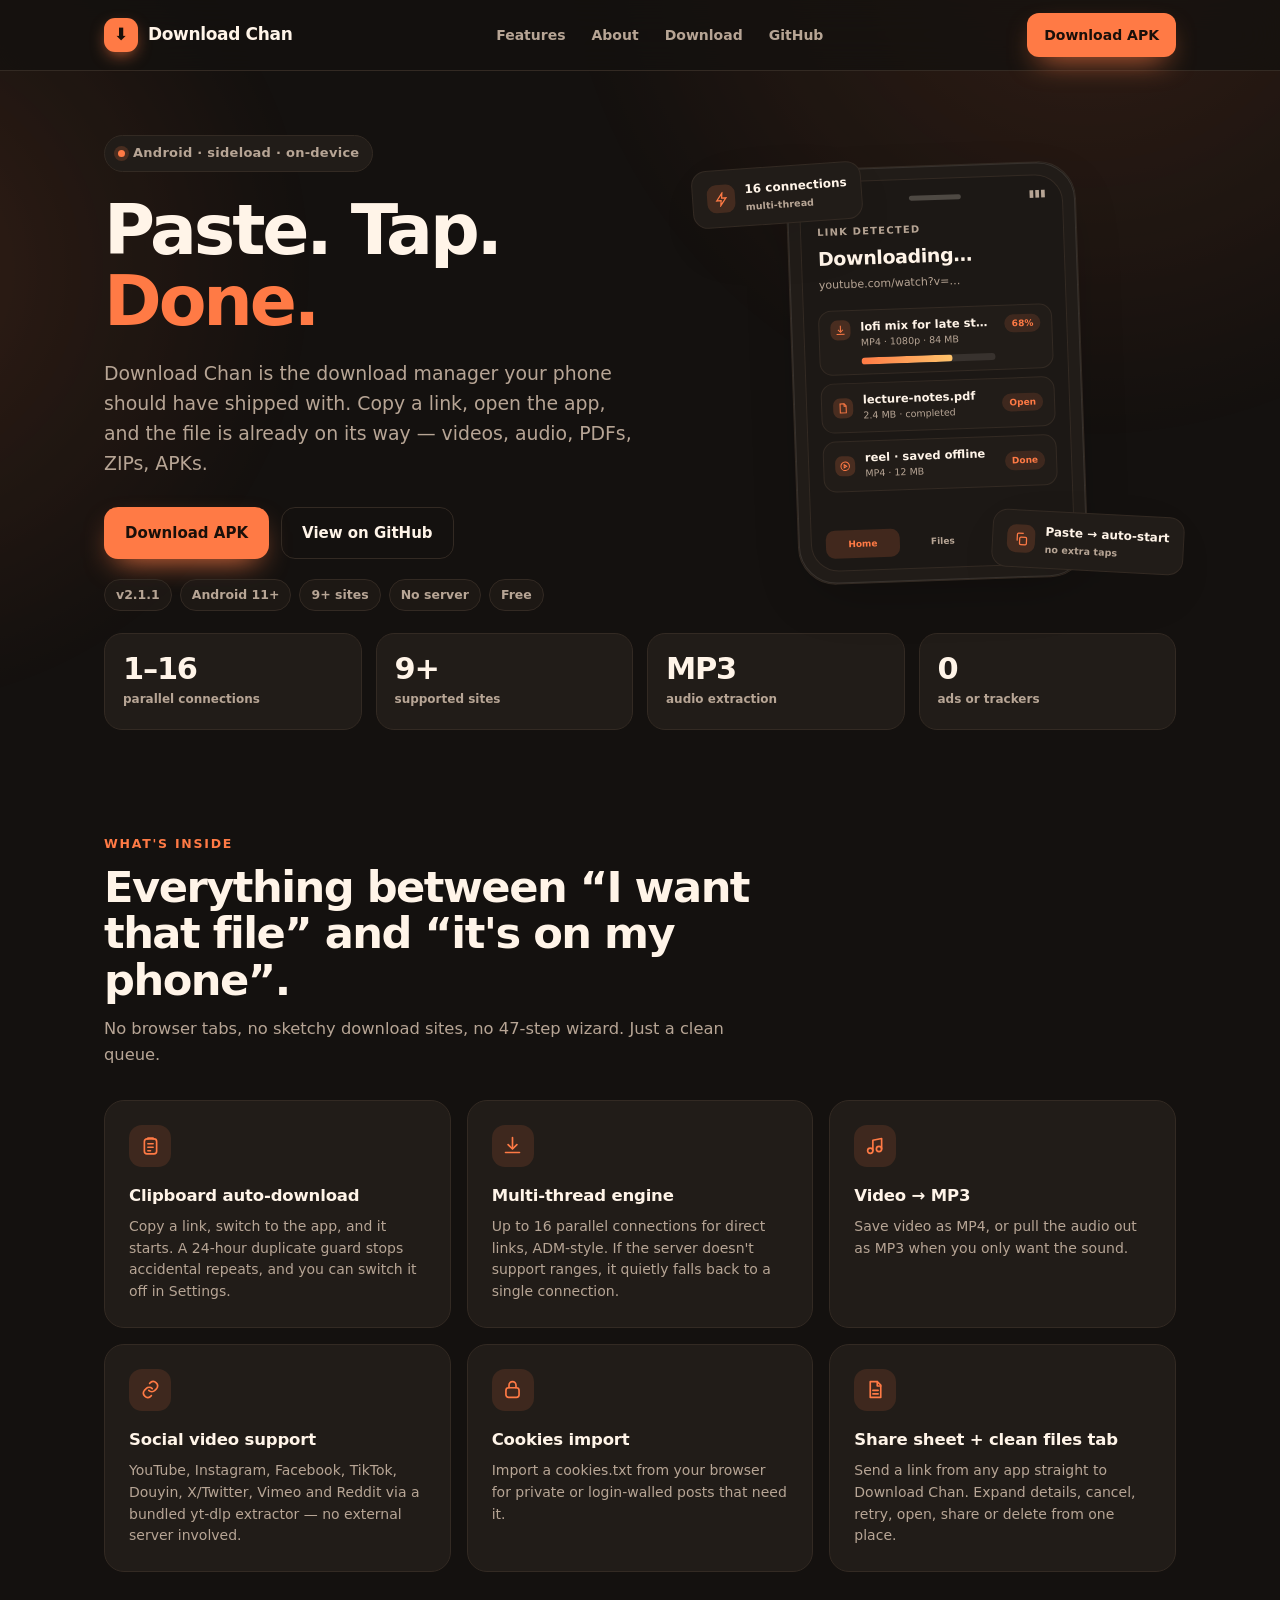
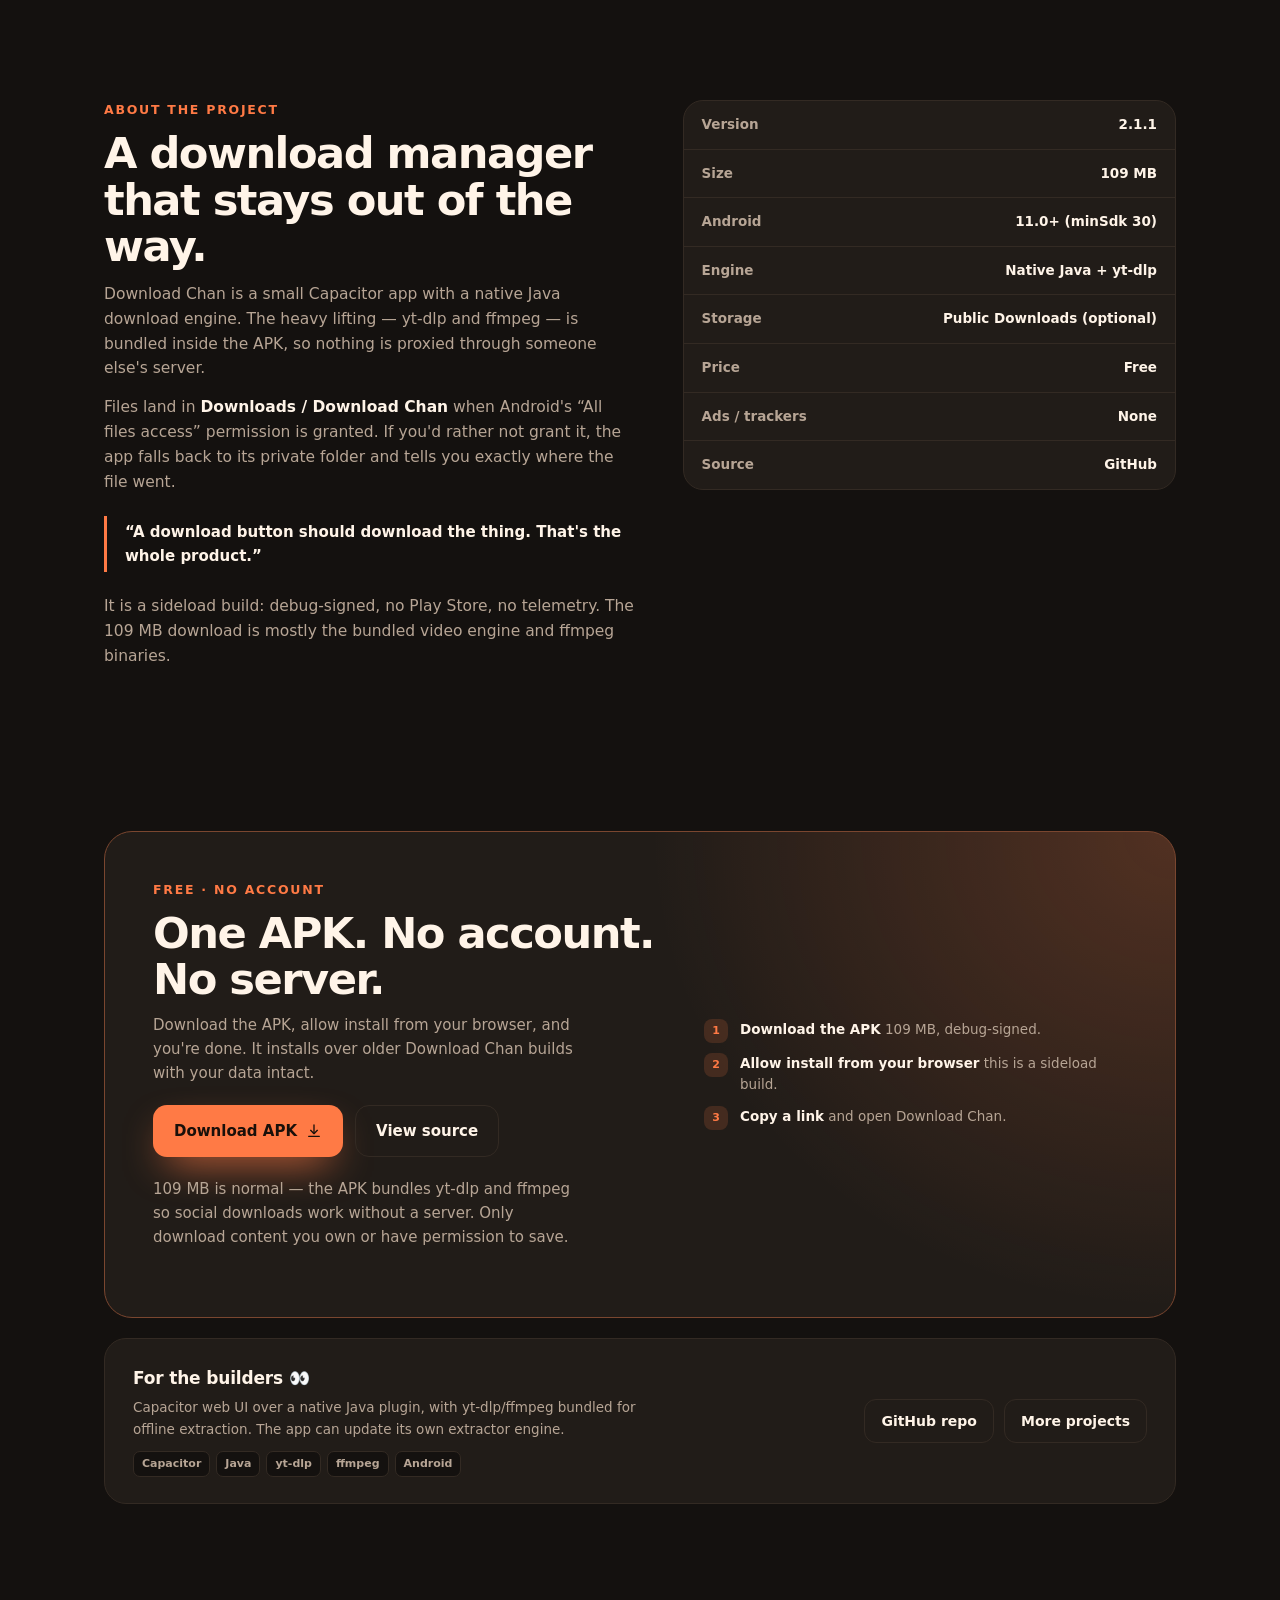
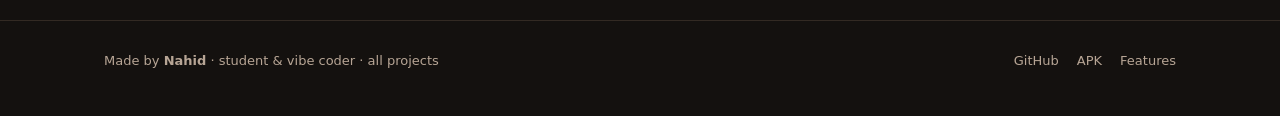
<file: docs/index.html>
<!DOCTYPE html>
<html lang="en">
<head>
<meta charset="utf-8">
<meta name="viewport" content="width=device-width, initial-scale=1">
<title>Download Chan — paste a link, get the file</title>
<meta name="description" content="Download Chan is a free Android download manager. Copy a link and it starts downloading: videos, MP3 audio, PDFs, ZIPs and APKs. Multi-thread downloads, social video support, no server.">
<link rel="canonical" href="https://nahidsarker771.github.io/download-chan/">
<meta name="robots" content="index,follow">
<meta name="theme-color" content="#14110f">
<meta property="og:type" content="website">
<meta property="og:site_name" content="Download Chan">
<meta property="og:title" content="Download Chan — paste a link, get the file">
<meta property="og:description" content="Download Chan is a free Android download manager. Copy a link and it starts downloading: videos, MP3 audio, PDFs, ZIPs and APKs. Multi-thread downloads, social video support, no server.">
<meta property="og:url" content="https://nahidsarker771.github.io/download-chan/">
<meta name="twitter:card" content="summary_large_image">
<meta name="twitter:title" content="Download Chan — paste a link, get the file">
<meta name="twitter:description" content="Download Chan is a free Android download manager. Copy a link and it starts downloading: videos, MP3 audio, PDFs, ZIPs and APKs. Multi-thread downloads, social video support, no server.">
<link rel="icon" href="icon.svg">
<script type="application/ld+json">
{"@context":"https://schema.org","@type":"SoftwareApplication","name":"Download Chan","description":"Download Chan is a free Android download manager. Copy a link and it starts downloading: videos, MP3 audio, PDFs, ZIPs and APKs. Multi-thread downloads, social video support, no server.","url":"https://nahidsarker771.github.io/download-chan/","applicationCategory":"UtilitiesApplication","operatingSystem":"Android","softwareVersion":"2.1.1","offers":{"@type":"Offer","price":"0","priceCurrency":"USD"},"downloadUrl":"https://github.com/nahidsarker771/download-chan/releases/latest/download/Download-Chan.apk","author":{"@type":"Person","name":"Nahid","url":"https://nahidsarker771.github.io/"}}
</script>
<style>
:root{
  --bg:#14110f; --bg2:#1c1815; --card:#211c18; --card2:#191512;
  --ink:#fff4e8; --muted:#b7a595; --line:#332a23;
  --accent:#ff7a45; --accent2:#ffc46b; --on-accent:#1a100a;
  --glow:rgba(255,122,69,.24); --radius:24px; --max:1120px;
  --shadow:0 20px 60px -24px rgba(0,0,0,.35);
}
*{box-sizing:border-box}
html{scroll-behavior:smooth}
body{margin:0;background:var(--bg);color:var(--ink);font-family:ui-sans-serif,system-ui,-apple-system,"Segoe UI",Roboto,"Helvetica Neue",Arial,"Noto Sans",sans-serif;line-height:1.6;-webkit-font-smoothing:antialiased;overflow-x:hidden}
body::before{content:"";position:fixed;inset:0;z-index:-1;background:
  radial-gradient(60vw 60vw at 85% -10%,var(--glow),transparent 70%),
  radial-gradient(50vw 50vw at -10% 30%,var(--glow),transparent 70%);
  opacity:.55;pointer-events:none}
a{color:inherit}
img,svg{max-width:100%}
.wrap{width:100%;max-width:var(--max);margin:0 auto;padding:0 24px}
.nav{position:sticky;top:0;z-index:50;backdrop-filter:blur(18px);-webkit-backdrop-filter:blur(18px);background:color-mix(in srgb,var(--bg) 78%,transparent);border-bottom:1px solid var(--line)}
.nav-in{display:flex;align-items:center;justify-content:space-between;gap:16px;height:70px}
.brand{display:flex;align-items:center;gap:10px;font-weight:800;letter-spacing:-.02em;text-decoration:none;font-size:17px}
.mark{width:34px;height:34px;border-radius:11px;display:grid;place-items:center;background:var(--accent);color:var(--on-accent);font-size:17px;box-shadow:0 6px 18px -6px var(--accent)}
.nav-links{display:flex;align-items:center;gap:26px;font-size:14px;font-weight:600}
.nav-links a{text-decoration:none;color:var(--muted);transition:color .2s}
.nav-links a:hover{color:var(--ink)}
.btn{display:inline-flex;align-items:center;justify-content:center;gap:9px;border-radius:14px;padding:13px 20px;font-weight:700;font-size:15px;text-decoration:none;border:1px solid transparent;transition:transform .18s ease,box-shadow .18s ease,background .18s;white-space:nowrap}
.btn:hover{transform:translateY(-2px)}
.btn-primary{background:var(--accent);color:var(--on-accent);box-shadow:0 12px 30px -12px var(--accent)}
.btn-ghost{background:transparent;color:var(--ink);border-color:var(--line)}
.btn-ghost:hover{background:var(--card)}
.btn-sm{padding:10px 16px;font-size:14px;border-radius:12px}
.hero{padding:64px 0 40px}
.hero-grid{display:grid;grid-template-columns:1.06fr .94fr;gap:56px;align-items:center}
.eyebrow{display:inline-flex;align-items:center;gap:8px;font-size:13px;font-weight:700;letter-spacing:.02em;color:var(--muted);background:var(--card);border:1px solid var(--line);padding:7px 13px;border-radius:999px;margin-bottom:22px}
.dot{width:7px;height:7px;border-radius:50%;background:var(--accent);box-shadow:0 0 0 4px color-mix(in srgb,var(--accent) 18%,transparent)}
h1{font-size:clamp(2.5rem,6.2vw,4.35rem);line-height:1.02;letter-spacing:-.045em;margin:0 0 22px;font-weight:850}
h1 em{font-style:normal;color:var(--accent);position:relative;white-space:nowrap}
.lede{font-size:clamp(1.02rem,2vw,1.18rem);color:var(--muted);max-width:52ch;margin:0 0 28px}
.cta-row{display:flex;flex-wrap:wrap;gap:12px;margin-bottom:20px}
.chips{display:flex;flex-wrap:wrap;gap:8px}
.chip{font-size:12.5px;font-weight:650;color:var(--muted);border:1px solid var(--line);border-radius:999px;padding:5px 11px;background:color-mix(in srgb,var(--card) 70%,transparent)}
.visual{position:relative;display:flex;justify-content:center;min-height:450px;align-items:center}
.phone{width:290px;max-width:100%;border-radius:38px;background:var(--card);border:1px solid var(--line);box-shadow:var(--shadow);padding:12px;position:relative;transform:rotate(-2deg)}
.phone::after{content:"";position:absolute;inset:0;border-radius:38px;border:1px solid color-mix(in srgb,var(--ink) 10%,transparent);pointer-events:none}
.screen{background:var(--bg2);border-radius:28px;overflow:hidden;border:1px solid var(--line);min-height:390px;display:flex;flex-direction:column}
.statusbar{display:flex;justify-content:space-between;align-items:center;font-size:10px;font-weight:700;color:var(--muted);padding:10px 16px 2px;letter-spacing:.02em}
.notch{width:52px;height:5px;border-radius:9px;background:color-mix(in srgb,var(--ink) 22%,transparent)}
.app-head{padding:14px 16px 8px}
.app-kicker{font-size:10px;letter-spacing:.12em;text-transform:uppercase;color:var(--muted);font-weight:800}
.app-h{font-size:19px;font-weight:800;letter-spacing:-.02em;margin-top:3px}
.app-sub{font-size:11px;color:var(--muted);margin-top:3px}
.screen-body{padding:8px 14px 12px;display:flex;flex-direction:column;gap:8px;flex:1}
.row{display:flex;align-items:center;gap:10px;background:var(--card);border:1px solid var(--line);border-radius:13px;padding:9px 11px}
.row .tick{width:20px;height:20px;border-radius:7px;display:grid;place-items:center;background:color-mix(in srgb,var(--accent) 18%,transparent);color:var(--accent);flex:0 0 auto}
.row .tick svg{width:12px;height:12px}
.row .txt{min-width:0;flex:1}
.row .t1{font-size:11.5px;font-weight:700;line-height:1.25;white-space:nowrap;overflow:hidden;text-overflow:ellipsis}
.row .t2{font-size:9.5px;color:var(--muted);margin-top:1px}
.row .pill{font-size:9px;font-weight:800;color:var(--accent);background:color-mix(in srgb,var(--accent) 13%,transparent);border-radius:999px;padding:2px 7px;white-space:nowrap}
.progress{height:7px;border-radius:99px;background:color-mix(in srgb,var(--ink) 10%,transparent);overflow:hidden}
.progress i{display:block;height:100%;border-radius:99px;background:linear-gradient(90deg,var(--accent),var(--accent2))}
.big-ring{width:112px;height:112px;border-radius:50%;margin:4px auto 2px;display:grid;place-items:center;position:relative;background:conic-gradient(var(--accent) 0 72%,color-mix(in srgb,var(--ink) 9%,transparent) 72% 100%)}
.big-ring::before{content:"";position:absolute;inset:9px;border-radius:50%;background:var(--bg2)}
.big-ring div{position:relative;text-align:center;line-height:1.1}
.big-ring b{font-size:25px;display:block;letter-spacing:-.03em}
.big-ring span{font-size:8.5px;text-transform:uppercase;letter-spacing:.12em;color:var(--muted);font-weight:800}
.bars{display:flex;align-items:flex-end;gap:6px;height:56px;padding:4px 2px 0}
.bars i{flex:1;border-radius:5px 5px 2px 2px;background:color-mix(in srgb,var(--accent) 34%,transparent)}
.bars i:nth-child(3n){background:var(--accent)}
.float{position:absolute;background:var(--card);border:1px solid var(--line);border-radius:15px;padding:11px 14px;box-shadow:var(--shadow);display:flex;align-items:center;gap:10px;font-size:12px;font-weight:700}
.float .ico{width:28px;height:28px;border-radius:9px;display:grid;place-items:center;background:color-mix(in srgb,var(--accent) 16%,transparent);color:var(--accent)}
.float .ico svg{width:15px;height:15px}
.float small{display:block;font-size:9.5px;color:var(--muted);font-weight:600;letter-spacing:.01em}
.f1{top:18px;left:-6px;transform:rotate(-4deg)}
.f2{bottom:26px;right:-8px;transform:rotate(3deg)}
.section{padding:64px 0}
.section-head{max-width:660px;margin-bottom:32px}
.kicker{font-size:12.5px;font-weight:800;letter-spacing:.14em;text-transform:uppercase;color:var(--accent);margin-bottom:10px}
h2{font-size:clamp(1.8rem,4vw,2.7rem);letter-spacing:-.035em;line-height:1.08;margin:0 0 12px;font-weight:820}
.section-head p{color:var(--muted);margin:0;font-size:1.02rem}
.stats{display:grid;grid-template-columns:repeat(4,1fr);gap:14px;padding:22px 0 0}
.stat{background:var(--card);border:1px solid var(--line);border-radius:18px;padding:18px}
.stat b{display:block;font-size:clamp(1.4rem,3vw,1.9rem);letter-spacing:-.04em;line-height:1.1}
.stat span{font-size:12px;color:var(--muted);font-weight:600}
.grid{display:grid;grid-template-columns:repeat(3,1fr);gap:16px}
.card{background:var(--card);border:1px solid var(--line);border-radius:20px;padding:24px;transition:transform .2s ease,border-color .2s}
.card:hover{transform:translateY(-3px);border-color:color-mix(in srgb,var(--accent) 40%,var(--line))}
.card .ico{width:42px;height:42px;border-radius:13px;display:grid;place-items:center;background:color-mix(in srgb,var(--accent) 13%,transparent);color:var(--accent);margin-bottom:16px}
.card .ico svg{width:21px;height:21px}
.card h3{margin:0 0 7px;font-size:16.5px;letter-spacing:-.01em}
.card p{margin:0;font-size:14px;color:var(--muted);line-height:1.55}
.split{display:grid;grid-template-columns:1.04fr .96fr;gap:44px;align-items:start}
.prose p{color:var(--muted);margin:0 0 14px;font-size:15.5px}
.prose strong{color:var(--ink)}
.quote{border-left:3px solid var(--accent);padding:4px 0 4px 18px;margin:22px 0;font-size:15px;color:var(--ink);font-weight:600}
.spec{background:var(--card);border:1px solid var(--line);border-radius:20px;overflow:hidden}
.spec-row{display:flex;justify-content:space-between;gap:18px;padding:13px 18px;border-bottom:1px solid var(--line);font-size:13.5px}
.spec-row:last-child{border-bottom:0}
.spec-row span:first-child{color:var(--muted);font-weight:600}
.spec-row span:last-child{font-weight:700;text-align:right}
.band{margin:20px 0;border-radius:28px;border:1px solid color-mix(in srgb,var(--accent) 35%,var(--line));background:
  radial-gradient(70% 140% at 100% 0%,color-mix(in srgb,var(--accent) 22%,transparent),transparent 70%),
  var(--card);padding:clamp(26px,5vw,48px);display:grid;grid-template-columns:1.1fr .9fr;gap:34px;align-items:center;position:relative;overflow:hidden}
.band h2{margin-bottom:10px}
.band p{color:var(--muted);margin:0 0 20px;font-size:15px;max-width:44ch}
.band .btn-primary{box-shadow:0 16px 40px -14px var(--accent)}
.steps{list-style:none;margin:0;padding:0;display:flex;flex-direction:column;gap:10px}
.steps li{display:flex;gap:12px;font-size:13.5px;align-items:flex-start;color:var(--muted)}
.steps b{flex:0 0 24px;height:24px;border-radius:8px;display:grid;place-items:center;background:color-mix(in srgb,var(--accent) 16%,transparent);color:var(--accent);font-size:11px}
.steps strong{color:var(--ink)}
.dev{display:flex;align-items:center;justify-content:space-between;gap:26px;flex-wrap:wrap;background:var(--card);border:1px solid var(--line);border-radius:22px;padding:26px 28px;margin-bottom:8px}
.dev h3{margin:0 0 5px;font-size:17px;letter-spacing:-.01em}
.dev p{margin:0;color:var(--muted);font-size:13.5px;max-width:62ch}
.dev-actions{display:flex;gap:10px;flex-wrap:wrap}
.tech{display:flex;gap:6px;flex-wrap:wrap;margin-top:11px}
.tech span{font-size:11px;font-weight:700;color:var(--muted);border:1px solid var(--line);border-radius:7px;padding:3px 8px;background:var(--bg)}
footer{border-top:1px solid var(--line);margin-top:44px;padding:30px 0 44px}
.foot{display:flex;justify-content:space-between;gap:20px;flex-wrap:wrap;align-items:center;color:var(--muted);font-size:13px}
.foot-links{display:flex;gap:18px;flex-wrap:wrap}
.foot a{color:var(--muted);text-decoration:none}
.foot a:hover{color:var(--ink)}
.note{font-size:12px;color:var(--muted);margin-top:14px;max-width:60ch}
.sr{position:absolute;width:1px;height:1px;overflow:hidden;clip:rect(0 0 0 0)}
@media (max-width:980px){
  .hero-grid{grid-template-columns:1fr;gap:32px}
  .visual{min-height:400px;order:2}
  .hero{padding-top:40px}
  .stats{grid-template-columns:repeat(2,1fr)}
  .grid{grid-template-columns:repeat(2,1fr)}
  .split{grid-template-columns:1fr;gap:28px}
  .band{grid-template-columns:1fr;gap:24px}
}
@media (max-width:720px){
  .nav-links{display:none}
  .wrap{padding:0 18px}
  .hero{padding:30px 0 16px}
  .section{padding:44px 0}
  .grid{grid-template-columns:1fr}
  .f1{left:-2px;top:6px}
  .f2{right:-2px;bottom:8px}
  .phone{transform:rotate(0)}
  .cta-row .btn{flex:1 1 auto}
  .dev{padding:22px}
  .spec-row{font-size:12.5px}
}
@media (max-width:400px){
  .float{display:none}
  h1{font-size:2.3rem}
  .stat{padding:14px}
}
@media (prefers-reduced-motion:reduce){
  *{animation:none!important;transition:none!important;scroll-behavior:auto!important}
}
</style>
</head>
<body>
<header class="nav"><div class="wrap nav-in">
  <a class="brand" href="./"><span class="mark">⬇️</span>Download Chan</a>
  <nav class="nav-links" aria-label="Main">
    <a href="#features">Features</a><a href="#about">About</a><a href="#download">Download</a>
    <a href="https://github.com/nahidsarker771/download-chan" rel="noopener">GitHub</a>
  </nav>
  <a class="btn btn-primary btn-sm" href="https://github.com/nahidsarker771/download-chan/releases/latest/download/Download-Chan.apk">Download APK</a>
</div></header>

<main>
<section class="hero"><div class="wrap">
  <div class="hero-grid">
    <div>
      <span class="eyebrow"><span class="dot"></span>Android · sideload · on-device</span>
      <h1>Paste. Tap. <em>Done.</em></h1>
      <p class="lede">Download Chan is the download manager your phone should have shipped with. Copy a link, open the app, and the file is already on its way — videos, audio, PDFs, ZIPs, APKs.</p>
      <div class="cta-row">
        <a class="btn btn-primary" href="https://github.com/nahidsarker771/download-chan/releases/latest/download/Download-Chan.apk">Download APK</a>
        <a class="btn btn-ghost" href="https://github.com/nahidsarker771/download-chan" rel="noopener">View on GitHub</a>
      </div>
      <div class="chips"><span class="chip">v2.1.1</span><span class="chip">Android 11+</span><span class="chip">9+ sites</span><span class="chip">No server</span><span class="chip">Free</span></div>
    </div>
    <div class="visual" aria-hidden="true">
      <div class="phone"><div class="screen">
  <div class="statusbar"><span>9:41</span><span class="notch"></span><span>▮▮▮</span></div>
  <div class="app-head"><div class="app-kicker">Link detected</div><div class="app-h">Downloading…</div><div class="app-sub">youtube.com/watch?v=…</div></div>
  <div class="screen-body">
    <div class="row" style="align-items:flex-start"><span class="tick"><svg viewBox="0 0 24 24" fill="none" stroke="currentColor" stroke-width="2"><path d="M12 3v12"/><path d="m7 11 5 5 5-5"/><path d="M4 20h16"/></svg></span><div class="txt"><div class="t1">lofi mix for late study</div><div class="t2">MP4 · 1080p · 84 MB</div><div class="progress" style="margin-top:7px"><i style="width:68%"></i></div></div><span class="pill">68%</span></div>
    <div class="row"><span class="tick"><svg viewBox="0 0 24 24" fill="none" stroke="currentColor" stroke-width="2"><path d="M6 3h8l4 4v14H6V3Z"/><path d="M14 3v5h4"/></svg></span><div class="txt"><div class="t1">lecture-notes.pdf</div><div class="t2">2.4 MB · completed</div></div><span class="pill">Open</span></div>
    <div class="row"><span class="tick"><svg viewBox="0 0 24 24" fill="none" stroke="currentColor" stroke-width="2"><path d="M3.5 12a8.5 8.5 0 1 1 17 0 8.5 8.5 0 0 1-17 0Z"/><path d="M10 9l5 3-5 3V9Z"/></svg></span><div class="txt"><div class="t1">reel · saved offline</div><div class="t2">MP4 · 12 MB</div></div><span class="pill">Done</span></div>
    <div style="margin-top:auto;display:flex;gap:6px;font-size:9px;font-weight:800;color:var(--muted);text-align:center"><span style="flex:1;padding:7px;border-radius:9px;background:color-mix(in srgb,var(--accent) 16%,transparent);color:var(--accent)">Home</span><span style="flex:1;padding:7px">Files</span><span style="flex:1;padding:7px">Settings</span></div>
  </div>
</div></div>
<div class="float f1"><span class="ico"><svg viewBox="0 0 24 24" fill="none" stroke="currentColor" stroke-width="2"><path d="M13 2 4 14h7l-1 8 9-12h-7l1-8Z"/></svg></span><div>16 connections<small>multi-thread</small></div></div>
<div class="float f2"><span class="ico"><svg viewBox="0 0 24 24" fill="none" stroke="currentColor" stroke-width="2"><rect x="9" y="9" width="11" height="12" rx="2"/><path d="M5 15V5a2 2 0 0 1 2-2h8"/></svg></span><div>Paste → auto-start<small>no extra taps</small></div></div>
    </div>
  </div>
  <div class="stats"><div class="stat"><b>1–16</b><span>parallel connections</span></div><div class="stat"><b>9+</b><span>supported sites</span></div><div class="stat"><b>MP3</b><span>audio extraction</span></div><div class="stat"><b>0</b><span>ads or trackers</span></div></div>
</div></section>

<section class="section" id="features"><div class="wrap">
  <div class="section-head">
    <div class="kicker">What's inside</div>
    <h2>Everything between “I want that file” and “it's on my phone”.</h2>
    <p>No browser tabs, no sketchy download sites, no 47-step wizard. Just a clean queue.</p>
  </div>
  <div class="grid"><article class="card"><div class="ico"><svg viewBox="0 0 24 24" fill="none" stroke="currentColor" stroke-width="1.9" stroke-linecap="round" stroke-linejoin="round"><rect x="5" y="4.5" width="14" height="17" rx="3"/><path d="M9 4.5V3.5h6v1"/><path d="M9 10h6M9 14h6M9 18h3"/></svg></div><h3>Clipboard auto-download</h3><p>Copy a link, switch to the app, and it starts. A 24-hour duplicate guard stops accidental repeats, and you can switch it off in Settings.</p></article><article class="card"><div class="ico"><svg viewBox="0 0 24 24" fill="none" stroke="currentColor" stroke-width="1.9" stroke-linecap="round" stroke-linejoin="round"><path d="M12 3v12"/><path d="m7 11 5 5 5-5"/><path d="M4 20h16"/></svg></div><h3>Multi-thread engine</h3><p>Up to 16 parallel connections for direct links, ADM-style. If the server doesn't support ranges, it quietly falls back to a single connection.</p></article><article class="card"><div class="ico"><svg viewBox="0 0 24 24" fill="none" stroke="currentColor" stroke-width="1.9" stroke-linecap="round" stroke-linejoin="round"><path d="M9 18V6l10-2v12"/><circle cx="6" cy="18" r="3"/><circle cx="16" cy="16" r="3"/></svg></div><h3>Video → MP3</h3><p>Save video as MP4, or pull the audio out as MP3 when you only want the sound.</p></article><article class="card"><div class="ico"><svg viewBox="0 0 24 24" fill="none" stroke="currentColor" stroke-width="1.9" stroke-linecap="round" stroke-linejoin="round"><path d="M10 13a5 5 0 0 0 7 0l2-2a5 5 0 0 0-7-7l-1 1"/><path d="M14 11a5 5 0 0 0-7 0l-2 2a5 5 0 0 0 7 7l1-1"/></svg></div><h3>Social video support</h3><p>YouTube, Instagram, Facebook, TikTok, Douyin, X/Twitter, Vimeo and Reddit via a bundled yt-dlp extractor — no external server involved.</p></article><article class="card"><div class="ico"><svg viewBox="0 0 24 24" fill="none" stroke="currentColor" stroke-width="1.9" stroke-linecap="round" stroke-linejoin="round"><rect x="4.5" y="10" width="15" height="11" rx="3"/><path d="M8 10V7a4 4 0 0 1 8 0v3"/></svg></div><h3>Cookies import</h3><p>Import a cookies.txt from your browser for private or login-walled posts that need it.</p></article><article class="card"><div class="ico"><svg viewBox="0 0 24 24" fill="none" stroke="currentColor" stroke-width="1.9" stroke-linecap="round" stroke-linejoin="round"><path d="M6 3h8l4 4v14H6V3Z"/><path d="M14 3v5h4"/><path d="M9 13h6M9 17h6"/></svg></div><h3>Share sheet + clean files tab</h3><p>Send a link from any app straight to Download Chan. Expand details, cancel, retry, open, share or delete from one place.</p></article></div>
</div></section>

<section class="section" id="about"><div class="wrap">
  <div class="split">
    <div class="prose">
      <div class="kicker">About the project</div>
      <h2>A download manager that stays out of the way.</h2>
      <p>Download Chan is a small Capacitor app with a native Java download engine. The heavy lifting — yt-dlp and ffmpeg — is bundled inside the APK, so nothing is proxied through someone else's server.</p>
 <p>Files land in <strong>Downloads / Download Chan</strong> when Android's “All files access” permission is granted. If you'd rather not grant it, the app falls back to its private folder and tells you exactly where the file went.</p>
 <div class="quote">“A download button should download the thing. That's the whole product.”</div>
 <p>It is a sideload build: debug-signed, no Play Store, no telemetry. The 109 MB download is mostly the bundled video engine and ffmpeg binaries.</p>
    </div>
    <div class="spec"><div class="spec-row"><span>Version</span><span>2.1.1</span></div><div class="spec-row"><span>Size</span><span>109 MB</span></div><div class="spec-row"><span>Android</span><span>11.0+ (minSdk 30)</span></div><div class="spec-row"><span>Engine</span><span>Native Java + yt-dlp</span></div><div class="spec-row"><span>Storage</span><span>Public Downloads (optional)</span></div><div class="spec-row"><span>Price</span><span>Free</span></div><div class="spec-row"><span>Ads / trackers</span><span>None</span></div><div class="spec-row"><span>Source</span><span>GitHub</span></div></div>
  </div>
</div></section>

<section class="section" id="download"><div class="wrap">
  <div class="band">
    <div>
      <div class="kicker">Free · no account</div>
      <h2>One APK. No account. No server.</h2>
      <p>Download the APK, allow install from your browser, and you're done. It installs over older Download Chan builds with your data intact.</p>
      <div class="cta-row">
        <a class="btn btn-primary" href="https://github.com/nahidsarker771/download-chan/releases/latest/download/Download-Chan.apk">Download APK <svg width="16" height="16" viewBox="0 0 24 24" fill="none" stroke="currentColor" stroke-width="2" stroke-linecap="round" stroke-linejoin="round"><path d="M12 3v12"/><path d="m7 11 5 5 5-5"/><path d="M4 20h16"/></svg></a>
        <a class="btn btn-ghost" href="https://github.com/nahidsarker771/download-chan" rel="noopener">View source</a>
      </div>
      <p class="note">109 MB is normal — the APK bundles yt-dlp and ffmpeg so social downloads work without a server. Only download content you own or have permission to save.</p>
    </div>
    <ol class="steps"><li><b>1</b><div><strong>Download the APK</strong> 109 MB, debug-signed.</div></li><li><b>2</b><div><strong>Allow install from your browser</strong> this is a sideload build.</div></li><li><b>3</b><div><strong>Copy a link</strong> and open Download Chan.</div></li></ol>
  </div>

  <div class="dev">
    <div>
      <h3>For the builders 👀</h3>
      <p>Capacitor web UI over a native Java plugin, with yt-dlp/ffmpeg bundled for offline extraction. The app can update its own extractor engine.</p>
      <div class="tech"><span>Capacitor</span><span>Java</span><span>yt-dlp</span><span>ffmpeg</span><span>Android</span></div>
    </div>
    <div class="dev-actions">
      <a class="btn btn-ghost btn-sm" href="https://github.com/nahidsarker771/download-chan" rel="noopener">GitHub repo</a>
      <a class="btn btn-ghost btn-sm" href="https://nahidsarker771.github.io/" rel="noopener">More projects</a>
    </div>
  </div>
</div></section>
</main>

<footer><div class="wrap foot">
  <div>Made by <strong>Nahid</strong> · student &amp; vibe coder · <a href="https://nahidsarker771.github.io/">all projects</a></div>
  <div class="foot-links">
    <a href="https://github.com/nahidsarker771/download-chan" rel="noopener">GitHub</a>
    <a href="https://github.com/nahidsarker771/download-chan/releases/latest/download/Download-Chan.apk">APK</a>
    <a href="#features">Features</a>
  </div>
</div></footer>
</body>
</html>
</file>
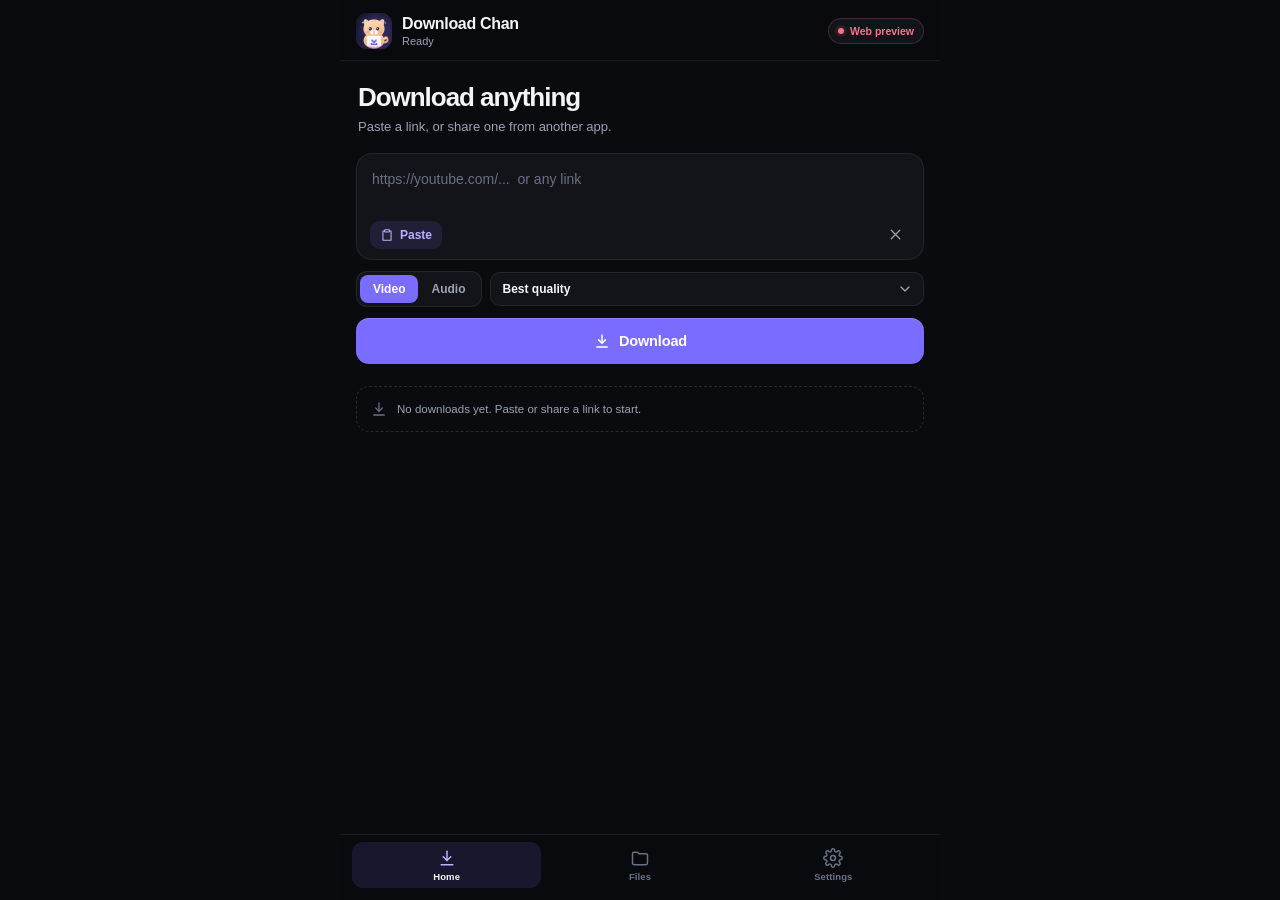
<file: project files/downloadchan/www/index.html>
<!DOCTYPE html>
<html lang="en">
<head>
  <meta charset="UTF-8" />
  <meta name="viewport" content="width=device-width, initial-scale=1.0, viewport-fit=cover, maximum-scale=1.0, user-scalable=no" />
  <meta name="theme-color" content="#0a0b0f" />
  <meta name="color-scheme" content="dark" />
  <title>Download Chan</title>
  <link rel="stylesheet" href="css/style.css" />
</head>
<body>

<div class="app">
  <header class="topbar">
    <div class="brand">
      <div class="logo">
        <img src="img/logo.png" alt="" width="36" height="36" />
      </div>
      <div class="brand-copy">
        <h1>Download Chan</h1>
        <div id="status-line" class="status-line">Ready</div>
      </div>
    </div>
    <button id="engine-pill" class="pill" aria-label="Engine status">
      <span class="dot"></span>
      <span id="engine-text">Starting</span>
    </button>
  </header>

  <main id="views">

    <!-- ================= HOME ================= -->
    <section id="tab-home" class="tab active">
      <div class="home-intro">
        <h2>Download anything</h2>
        <p>Paste a link, or share one from another app.</p>
      </div>

      <div class="input-card">
        <textarea id="url" rows="2" autocomplete="off" autocapitalize="off" spellcheck="false"
          placeholder="https://youtube.com/...  or any link"></textarea>
        <div class="input-tools">
          <button id="paste" class="chip-btn">
            <svg viewBox="0 0 24 24"><rect x="8" y="3" width="8" height="4" rx="1"/><path d="M8 5H5v16h14V5h-3"/></svg>
            Paste
          </button>
          <button id="clear" class="icon-btn small" aria-label="Clear link">
            <svg viewBox="0 0 24 24"><path d="M6 6l12 12M18 6 6 18"/></svg>
          </button>
        </div>
      </div>

      <div class="options-row">
        <div class="seg" id="mode-seg">
          <button class="seg-btn active" data-mode="video">Video</button>
          <button class="seg-btn" data-mode="audio">Audio</button>
        </div>
        <select id="quality" aria-label="Quality">
          <option value="best">Best quality</option>
          <option value="1080">1080p or lower</option>
          <option value="720">720p or lower</option>
          <option value="480">480p or lower</option>
          <option value="360">360p or lower</option>
        </select>
      </div>

      <button id="download" class="primary-btn">
        <svg viewBox="0 0 24 24"><path d="M12 4v11"/><path d="m7.5 10.5 4.5 4.5 4.5-4.5"/><path d="M5 20h14"/></svg>
        Download
      </button>

      <div id="clip-banner" class="notice hidden">
        <div class="notice-icon">
          <svg viewBox="0 0 24 24"><rect x="8" y="3" width="8" height="4" rx="1"/><path d="M8 5H5v16h14V5h-3"/></svg>
        </div>
        <div class="notice-copy">
          <b>Link found in clipboard</b>
          <span id="clip-text">Tap Download to save it.</span>
        </div>
        <button id="clip-download" class="notice-btn">Download</button>
      </div>

      <div id="storage-banner" class="notice warn hidden">
        <div class="notice-icon">
          <svg viewBox="0 0 24 24"><path d="M3 7a2 2 0 0 1 2-2h4l2 2h8a2 2 0 0 1 2 2v9a2 2 0 0 1-2 2H5a2 2 0 0 1-2-2z"/></svg>
        </div>
        <div class="notice-copy">
          <b>Using a private folder</b>
          <span>Allow access to save in Downloads / Download Chan.</span>
        </div>
        <button id="banner-grant" class="notice-btn">Allow</button>
      </div>

      <section id="active-wrap" class="stack hidden">
        <div class="section-head">
          <h3>Active download</h3>
        </div>
        <div id="active" class="list"></div>
      </section>

      <section id="queue-wrap" class="stack hidden">
        <div class="section-head"><h3>Up next</h3><span id="queue-count" class="count"></span></div>
        <div id="queue" class="list"></div>
      </section>

      <section id="recent-wrap" class="stack hidden">
        <div class="section-head"><h3>Recent</h3><button id="see-all" class="text-btn">See all</button></div>
        <div id="recent" class="list"></div>
      </section>

      <div id="home-empty" class="empty-inline">
        <svg viewBox="0 0 24 24"><path d="M12 4v11"/><path d="m7.5 10.5 4.5 4.5 4.5-4.5"/><path d="M5 20h14"/></svg>
        <span>No downloads yet. Paste or share a link to start.</span>
      </div>
    </section>

    <!-- ================= FILES ================= -->
    <section id="tab-files" class="tab">
      <div class="page-head">
        <div>
          <div class="eyebrow">Library</div>
          <h2>Files</h2>
        </div>
        <button id="refresh" class="icon-btn" aria-label="Refresh">
          <svg viewBox="0 0 24 24"><path d="M20 11a8 8 0 1 0-2.3 5.7"/><path d="M20 4v7h-7"/></svg>
        </button>
      </div>

      <div class="folder-card">
        <div class="folder-icon">
          <svg viewBox="0 0 24 24"><path d="M3 7a2 2 0 0 1 2-2h4l2 2h8a2 2 0 0 1 2 2v9a2 2 0 0 1-2 2H5a2 2 0 0 1-2-2z"/></svg>
        </div>
        <div class="folder-copy">
          <div class="folder-title">Download Chan</div>
          <div id="folder-path" class="folder-path">—</div>
        </div>
        <span id="folder-state" class="badge">—</span>
      </div>

      <div id="files" class="list"></div>
      <div id="files-empty" class="empty-state">
        <div class="empty-art">
          <svg viewBox="0 0 24 24"><path d="M3 7a2 2 0 0 1 2-2h4l2 2h8a2 2 0 0 1 2 2v9a2 2 0 0 1-2 2H5a2 2 0 0 1-2-2z"/></svg>
        </div>
        <b>Nothing here yet</b>
        <span>Downloaded videos and audio will appear here.</span>
      </div>
    </section>

    <!-- ================= SETTINGS ================= -->
    <section id="tab-settings" class="tab">
      <div class="page-head">
        <div>
          <div class="eyebrow">Preferences</div>
          <h2>Settings</h2>
        </div>
      </div>

      <div class="settings-group">
        <div class="group-label">Downloads</div>

        <div class="setting-row">
          <div class="setting-copy">
            <div class="setting-title">Clipboard auto-download</div>
            <div class="setting-desc">Start when a copied link is found.</div>
          </div>
          <label class="switch">
            <input type="checkbox" id="auto-clip" checked />
            <span></span>
          </label>
        </div>

        <div class="setting-row">
          <div class="setting-copy">
            <div class="setting-title">Connections</div>
            <div class="setting-desc">Parallel threads for direct links.</div>
          </div>
          <div class="stepper">
            <button type="button" data-step="-1" aria-label="Fewer connections">−</button>
            <input type="number" id="threads" min="1" max="16" value="8" inputmode="numeric" />
            <button type="button" data-step="1" aria-label="More connections">+</button>
          </div>
        </div>

        <div class="setting-row">
          <div class="setting-copy">
            <div class="setting-title">Default format</div>
            <div class="setting-desc">Video keeps picture; audio extracts MP3.</div>
          </div>
          <div class="seg small" id="def-mode-seg">
            <button class="seg-btn active" data-defmode="video">Video</button>
            <button class="seg-btn" data-defmode="audio">Audio</button>
          </div>
        </div>

        <div class="setting-row">
          <div class="setting-copy">
            <div class="setting-title">Default quality</div>
          </div>
          <select id="def-quality">
            <option value="best">Best</option>
            <option value="1080">1080p</option>
            <option value="720">720p</option>
            <option value="480">480p</option>
            <option value="360">360p</option>
          </select>
        </div>
      </div>

      <div class="settings-group">
        <div class="group-label">Save location</div>
        <div class="path-box">
          <div id="folder" class="path-value">—</div>
          <div id="storage-status" class="path-state">Checking…</div>
        </div>
        <button id="grant-storage" class="secondary-btn">Allow Downloads access</button>
        <button id="open-folder" class="ghost-btn">Open folder</button>
      </div>

      <div class="settings-group">
        <div class="group-label">Login cookies</div>
        <p class="group-desc">For private Facebook or Instagram posts, import a <b>cookies.txt</b> exported from your browser.</p>
        <div id="cookie-state" class="cookie-state">No cookies imported</div>
        <button id="pick-cookies" class="secondary-btn">Import cookies.txt</button>
        <button id="clear-cookies" class="ghost-btn">Remove cookies</button>
      </div>

      <div class="settings-group">
        <div class="group-label">Engine</div>
        <div class="setting-row">
          <div class="setting-copy">
            <div class="setting-title">yt-dlp</div>
            <div id="engine-detail" class="setting-desc">Bundled engine · updates fix site changes</div>
          </div>
          <span id="engine-status" class="badge">—</span>
        </div>
        <button id="update-engine" class="secondary-btn">Update engine</button>
      </div>

      <details class="settings-group collapse">
        <summary class="collapse-summary">
          <div class="collapse-copy">
            <div class="group-label">Advanced</div>
            <div class="collapse-desc">Online fallback and resolver</div>
          </div>
          <svg class="chev" viewBox="0 0 24 24"><path d="m6 9 6 6 6-6"/></svg>
        </summary>
        <div class="collapse-body">
          <div class="setting-row">
            <div class="setting-copy">
              <div class="setting-title">Online fallback</div>
              <div class="setting-desc">Try a third-party resolver if the local engine fails. Privacy risk — off by default.</div>
            </div>
            <label class="switch">
              <input type="checkbox" id="remote-on" />
              <span></span>
            </label>
          </div>
          <div id="resolver-wrap" class="resolver-wrap hidden">
            <input id="resolver" class="text-input" type="url" autocomplete="off" autocapitalize="off" spellcheck="false" placeholder="https://gendownload.com" />
          </div>
        </div>
      </details>

      <div class="about">
        <div class="about-row">
          <span>Download Chan <b id="appver">2.1.1</b></span>
          <button id="open-github" class="text-btn">GitHub</button>
        </div>
        <p>Download only content you own or have permission to save. Respect each site's terms and local law.</p>
      </div>
    </section>

  </main>

  <nav class="tabbar">
    <button class="tabbtn active" data-tab="home">
      <svg viewBox="0 0 24 24"><path d="M12 4v11"/><path d="m7.5 10.5 4.5 4.5 4.5-4.5"/><path d="M5 20h14"/></svg>
      <span>Home</span>
    </button>
    <button class="tabbtn" data-tab="files">
      <svg viewBox="0 0 24 24"><path d="M3 7a2 2 0 0 1 2-2h4l2 2h8a2 2 0 0 1 2 2v9a2 2 0 0 1-2 2H5a2 2 0 0 1-2-2z"/></svg>
      <span>Files</span>
    </button>
    <button class="tabbtn" data-tab="settings">
      <svg viewBox="0 0 24 24"><circle cx="12" cy="12" r="3"/><path d="M19.4 15a1.7 1.7 0 0 0 .3 1.9l.1.1a2 2 0 1 1-2.8 2.8l-.1-.1a1.7 1.7 0 0 0-1.9-.3 1.7 1.7 0 0 0-1 1.5V21a2 2 0 1 1-4 0v-.1a1.7 1.7 0 0 0-1.1-1.5 1.7 1.7 0 0 0-1.9.3l-.1.1a2 2 0 1 1-2.8-2.8l.1-.1a1.7 1.7 0 0 0 .3-1.9 1.7 1.7 0 0 0-1.5-1H3a2 2 0 1 1 0-4h.1a1.7 1.7 0 0 0 1.5-1.1 1.7 1.7 0 0 0-.3-1.9l-.1-.1a2 2 0 1 1 2.8-2.8l.1.1a1.7 1.7 0 0 0 1.9.3H9a1.7 1.7 0 0 0 1-1.5V3a2 2 0 1 1 4 0v.1a1.7 1.7 0 0 0 1 1.5 1.7 1.7 0 0 0 1.9-.3l.1-.1a2 2 0 1 1 2.8 2.8l-.1.1a1.7 1.7 0 0 0-.3 1.9V9a1.7 1.7 0 0 0 1.5 1H21a2 2 0 1 1 0 4h-.1a1.7 1.7 0 0 0-1.5 1z"/></svg>
      <span>Settings</span>
    </button>
  </nav>
</div>

<div id="storage-modal" class="modal hidden">
  <div class="modal-card">
    <div class="modal-art">
      <svg viewBox="0 0 24 24"><path d="M3 7a2 2 0 0 1 2-2h4l2 2h8a2 2 0 0 1 2 2v9a2 2 0 0 1-2 2H5a2 2 0 0 1-2-2z"/></svg>
    </div>
    <h3>Save to Downloads?</h3>
    <p>Allow access so downloads go to <b>Downloads / Download Chan</b> and stay after you uninstall the app.</p>
    <button id="modal-allow" class="primary-btn">Allow access</button>
    <button id="modal-skip" class="ghost-btn">Not now</button>
  </div>
</div>

<div id="toast" class="toast"></div>

<script src="js/native.js"></script>
<script src="js/app.js"></script>
</body>
</html>
</file>
<file: project files/downloadchan/www/css/style.css>
:root {
  --bg: #0a0b0f;
  --surface: #121419;
  --surface-2: #171a21;
  --surface-3: #1c2029;
  --line: rgba(255, 255, 255, 0.075);
  --line-strong: rgba(255, 255, 255, 0.13);
  --text: #f3f5f9;
  --muted: #9aa3b5;
  --muted-2: #697184;
  --accent: #7a6cff;
  --accent-soft: rgba(122, 108, 255, 0.13);
  --accent-text: #b9b2ff;
  --green: #55d187;
  --green-soft: rgba(85, 209, 135, 0.11);
  --red: #ff7088;
  --red-soft: rgba(255, 112, 136, 0.1);
  --amber: #f5b84b;
  --amber-soft: rgba(245, 184, 75, 0.1);
  --radius: 16px;
  --radius-sm: 11px;
  --nav-h: 66px;
}

* {
  box-sizing: border-box;
  -webkit-tap-highlight-color: transparent;
}

html, body {
  margin: 0;
  padding: 0;
  background: var(--bg);
  color: var(--text);
  font-family: -apple-system, BlinkMacSystemFont, "Segoe UI", Roboto, "Helvetica Neue", Arial, sans-serif;
  overscroll-behavior: none;
}

body {
  min-height: 100vh;
  background: var(--bg);
  -webkit-font-smoothing: antialiased;
}

button, input, select, textarea {
  font: inherit;
  color: inherit;
}

button {
  cursor: pointer;
  border: 0;
  background: none;
}

svg { display: block; }

.hidden { display: none !important; }

.app {
  min-height: 100vh;
  max-width: 600px;
  margin: 0 auto;
  padding-bottom: calc(var(--nav-h) + env(safe-area-inset-bottom) + 22px);
}

/* ---------------- top bar ---------------- */
.topbar {
  position: sticky;
  top: 0;
  z-index: 20;
  display: flex;
  align-items: center;
  justify-content: space-between;
  gap: 12px;
  padding: calc(13px + env(safe-area-inset-top)) 16px 11px;
  background: rgba(10, 11, 15, 0.88);
  border-bottom: 1px solid var(--line);
  backdrop-filter: blur(18px);
  -webkit-backdrop-filter: blur(18px);
}

.brand {
  display: flex;
  align-items: center;
  gap: 10px;
  min-width: 0;
}

.logo {
  width: 36px;
  height: 36px;
  border-radius: 11px;
  overflow: hidden;
  background: #14152a;
  box-shadow: inset 0 0 0 1px rgba(255, 255, 255, 0.08);
  flex: 0 0 auto;
}

.logo img {
  display: block;
  width: 100%;
  height: 100%;
  object-fit: cover;
}

.brand-copy { min-width: 0; }

.brand-copy h1 {
  margin: 0;
  font-size: 16px;
  line-height: 1.15;
  font-weight: 700;
  letter-spacing: -0.02em;
  white-space: nowrap;
  overflow: hidden;
  text-overflow: ellipsis;
}

.status-line {
  margin-top: 1px;
  font-size: 11px;
  color: var(--muted);
  white-space: nowrap;
  overflow: hidden;
  text-overflow: ellipsis;
}

.pill {
  display: inline-flex;
  align-items: center;
  gap: 6px;
  padding: 6px 9px;
  border-radius: 999px;
  border: 1px solid var(--line);
  background: var(--surface);
  color: var(--muted);
  font-size: 10.5px;
  font-weight: 600;
  flex: 0 0 auto;
}

.pill .dot {
  width: 6px;
  height: 6px;
  border-radius: 50%;
  background: var(--amber);
  box-shadow: 0 0 0 3px var(--amber-soft);
}

.pill.ok { color: var(--green); border-color: rgba(85, 209, 135, 0.22); }
.pill.ok .dot { background: var(--green); box-shadow: 0 0 0 3px var(--green-soft); }
.pill.bad { color: var(--red); border-color: rgba(255, 112, 136, 0.22); }
.pill.bad .dot { background: var(--red); box-shadow: 0 0 0 3px var(--red-soft); }

/* ---------------- layout ---------------- */
main { display: block; }

.tab {
  display: none;
  padding: 8px 16px 22px;
}

.tab.active {
  display: block;
  animation: fade-up 0.18s ease;
}

@keyframes fade-up {
  from { opacity: 0; transform: translateY(4px); }
  to { opacity: 1; transform: translateY(0); }
}

/* ---------------- home ---------------- */
.home-intro { padding: 14px 2px 16px; }

.home-intro h2 {
  margin: 0;
  font-size: 26px;
  line-height: 1.12;
  font-weight: 750;
  letter-spacing: -0.04em;
}

.home-intro p {
  margin: 6px 0 0;
  color: var(--muted);
  font-size: 13px;
  line-height: 1.45;
}

.input-card {
  background: var(--surface);
  border: 1px solid var(--line);
  border-radius: var(--radius);
  padding: 13px 13px 9px;
  transition: border-color 0.18s, box-shadow 0.18s;
}

.input-card:focus-within {
  border-color: rgba(122, 108, 255, 0.5);
  box-shadow: 0 0 0 3px var(--accent-soft);
}

.input-card textarea {
  width: 100%;
  resize: none;
  border: 0;
  outline: 0;
  background: transparent;
  color: var(--text);
  font-size: 14px;
  line-height: 1.5;
  min-height: 42px;
  max-height: 110px;
}

.input-card textarea::placeholder { color: var(--muted-2); }

.input-tools {
  display: flex;
  align-items: center;
  justify-content: space-between;
  gap: 10px;
  margin-top: 3px;
}

.chip-btn {
  display: inline-flex;
  align-items: center;
  gap: 6px;
  padding: 7px 10px;
  border-radius: 9px;
  background: var(--accent-soft);
  color: var(--accent-text);
  font-size: 12px;
  font-weight: 700;
}

.chip-btn svg {
  width: 14px;
  height: 14px;
  fill: none;
  stroke: currentColor;
  stroke-width: 1.8;
  stroke-linecap: round;
  stroke-linejoin: round;
}

.icon-btn {
  display: inline-grid;
  place-items: center;
  width: 38px;
  height: 38px;
  border-radius: 10px;
  border: 1px solid var(--line);
  background: var(--surface);
  color: var(--muted);
}

.icon-btn.small { width: 30px; height: 30px; border: 0; background: transparent; }

.icon-btn svg {
  width: 17px;
  height: 17px;
  fill: none;
  stroke: currentColor;
  stroke-width: 1.8;
  stroke-linecap: round;
  stroke-linejoin: round;
}

.options-row {
  display: flex;
  align-items: center;
  gap: 8px;
  margin: 11px 0;
}

.seg {
  display: inline-flex;
  padding: 3px;
  border-radius: 11px;
  background: var(--surface);
  border: 1px solid var(--line);
  flex: 0 0 auto;
}

.seg-btn {
  padding: 7px 13px;
  border-radius: 8px;
  font-size: 12px;
  font-weight: 650;
  color: var(--muted);
  transition: background 0.15s, color 0.15s;
}

.seg-btn.active {
  background: var(--accent);
  color: #fff;
}

.seg.small .seg-btn { padding: 6px 10px; font-size: 11px; }

select {
  appearance: none;
  -webkit-appearance: none;
  border: 1px solid var(--line);
  background: var(--surface) url("data:image/svg+xml,%3Csvg xmlns='http://www.w3.org/2000/svg' width='16' height='16' viewBox='0 0 24 24' fill='none' stroke='%239aa3b5' stroke-width='2' stroke-linecap='round' stroke-linejoin='round'%3E%3Cpath d='m6 9 6 6 6-6'/%3E%3C/svg%3E") no-repeat right 10px center;
  border-radius: 10px;
  padding: 9px 32px 9px 11px;
  font-size: 12px;
  font-weight: 600;
  color: var(--text);
  flex: 1 1 auto;
  min-width: 0;
}

.primary-btn {
  width: 100%;
  display: flex;
  align-items: center;
  justify-content: center;
  gap: 8px;
  padding: 14px;
  border-radius: 13px;
  background: var(--accent);
  color: #fff;
  font-size: 14.5px;
  font-weight: 700;
  letter-spacing: -0.01em;
  box-shadow: inset 0 1px 0 rgba(255, 255, 255, 0.16);
  transition: transform 0.12s, filter 0.12s;
}

.primary-btn:active { transform: scale(0.99); filter: brightness(0.93); }
.primary-btn svg {
  width: 18px;
  height: 18px;
  fill: none;
  stroke: currentColor;
  stroke-width: 2;
  stroke-linecap: round;
  stroke-linejoin: round;
}
.primary-btn[disabled] { opacity: 0.55; pointer-events: none; }

/* ---------------- notices ---------------- */
.notice {
  display: flex;
  align-items: center;
  gap: 10px;
  margin-top: 11px;
  padding: 10px 10px 10px 11px;
  border-radius: 13px;
  background: var(--surface);
  border: 1px solid var(--line);
}

.notice.warn { border-color: rgba(245, 184, 75, 0.2); background: var(--amber-soft); }

.notice-icon {
  width: 31px;
  height: 31px;
  border-radius: 9px;
  display: grid;
  place-items: center;
  background: var(--accent-soft);
  color: var(--accent-text);
  flex: 0 0 auto;
}

.notice.warn .notice-icon { background: rgba(245, 184, 75, 0.12); color: var(--amber); }

.notice-icon svg {
  width: 16px;
  height: 16px;
  fill: none;
  stroke: currentColor;
  stroke-width: 1.8;
  stroke-linecap: round;
  stroke-linejoin: round;
}

.notice-copy { min-width: 0; flex: 1 1 auto; }
.notice-copy b { display: block; font-size: 12px; font-weight: 650; }
.notice-copy span { display: block; margin-top: 2px; color: var(--muted); font-size: 11px; line-height: 1.35; }

.notice-btn {
  flex: 0 0 auto;
  padding: 7px 10px;
  border-radius: 9px;
  background: var(--surface-2);
  border: 1px solid var(--line);
  font-size: 11.5px;
  font-weight: 700;
  color: var(--text);
}

/* ---------------- sections / downloads ---------------- */
.stack { margin-top: 22px; }

.section-head {
  display: flex;
  align-items: center;
  justify-content: space-between;
  gap: 10px;
  margin-bottom: 8px;
}

.section-head h3 {
  margin: 0;
  font-size: 10.5px;
  font-weight: 750;
  letter-spacing: 0.11em;
  color: var(--muted-2);
  text-transform: uppercase;
}

.text-btn {
  padding: 3px 0;
  font-size: 11.5px;
  font-weight: 650;
  color: var(--accent-text);
}

.count { font-size: 10.5px; font-weight: 600; color: var(--muted-2); }
.list { display: flex; flex-direction: column; gap: 9px; }

.job-card {
  background: var(--surface);
  border: 1px solid var(--line);
  border-radius: var(--radius);
  padding: 13px 14px;
}

.job-top {
  display: flex;
  align-items: center;
  gap: 10px;
}

.job-icon {
  width: 38px;
  height: 38px;
  border-radius: 10px;
  display: grid;
  place-items: center;
  background: var(--accent-soft);
  color: var(--accent-text);
  flex: 0 0 auto;
  font-size: 9px;
  font-weight: 800;
  letter-spacing: 0.02em;
}

.job-icon.audio { background: rgba(85, 209, 135, 0.1); color: var(--green); }
.job-icon.done { background: var(--green-soft); color: var(--green); }
.job-icon.err { background: var(--red-soft); color: var(--red); }

.job-main { flex: 1 1 auto; min-width: 0; }

.job-title {
  font-size: 13px;
  font-weight: 650;
  line-height: 1.3;
  overflow: hidden;
  text-overflow: ellipsis;
  white-space: nowrap;
}

.job-sub {
  margin-top: 2px;
  font-size: 11px;
  color: var(--muted);
  overflow: hidden;
  text-overflow: ellipsis;
  white-space: nowrap;
}

.job-state {
  flex: 0 0 auto;
  display: flex;
  flex-direction: column;
  align-items: flex-end;
  gap: 1px;
  min-width: 42px;
}

.job-state .pct { font-size: 13px; font-weight: 750; line-height: 1.1; }
.job-state .state-label {
  font-size: 9px;
  font-weight: 750;
  letter-spacing: 0.07em;
  text-transform: uppercase;
  color: var(--muted-2);
}
.job-state .state-label.done { color: var(--green); }
.job-state .state-label.failed { color: var(--red); }

.bar {
  height: 5px;
  border-radius: 999px;
  background: rgba(255, 255, 255, 0.07);
  overflow: hidden;
  margin-top: 11px;
}

.bar i {
  display: block;
  height: 100%;
  border-radius: inherit;
  background: linear-gradient(90deg, var(--accent), #9a8bff);
  transition: width 0.25s ease;
}

.bar.indet i {
  width: 36% !important;
  animation: slide 1.15s ease-in-out infinite;
}

@keyframes slide {
  0% { transform: translateX(-110%); }
  100% { transform: translateX(300%); }
}

.job-meta {
  display: flex;
  flex-wrap: wrap;
  align-items: center;
  gap: 4px 10px;
  margin-top: 7px;
  font-size: 10.5px;
  color: var(--muted-2);
  min-height: 13px;
}

.job-actions {
  display: flex;
  gap: 7px;
  margin-top: 11px;
}

.mini-btn {
  display: inline-flex;
  align-items: center;
  justify-content: center;
  gap: 5px;
  padding: 7px 11px;
  border-radius: 9px;
  background: var(--surface-2);
  border: 1px solid var(--line);
  color: var(--text);
  font-size: 11.5px;
  font-weight: 650;
}

.mini-btn.ghost { background: transparent; color: var(--muted); }
.mini-btn.danger { color: var(--red); border-color: rgba(255, 112, 136, 0.2); background: var(--red-soft); }

.job-error {
  margin-top: 9px;
  padding: 9px 10px;
  border-radius: 10px;
  background: var(--red-soft);
  border: 1px solid rgba(255, 112, 136, 0.14);
  color: #ffc0cb;
  font-size: 11px;
  line-height: 1.4;
  display: -webkit-box;
  -webkit-line-clamp: 2;
  -webkit-box-orient: vertical;
  overflow: hidden;
  word-break: break-word;
}

details.details {
  margin-top: 8px;
  border-top: 1px solid var(--line);
  padding-top: 7px;
}

details.details > summary {
  display: flex;
  align-items: center;
  justify-content: space-between;
  padding: 3px 0;
  color: var(--muted);
  font-size: 11px;
  font-weight: 650;
  cursor: pointer;
  list-style: none;
}

details.details > summary::-webkit-details-marker { display: none; }

.details .chev { width: 15px; height: 15px; fill: none; stroke: currentColor; stroke-width: 2; stroke-linecap: round; stroke-linejoin: round; transition: transform 0.16s; }
details[open] .chev { transform: rotate(180deg); }

.details-body {
  margin-top: 7px;
  padding: 10px;
  border-radius: 11px;
  background: var(--surface-2);
  border: 1px solid var(--line);
}

.detail-grid { display: flex; flex-direction: column; gap: 7px; }

.detail-row {
  display: grid;
  grid-template-columns: 74px minmax(0, 1fr);
  gap: 10px;
  font-size: 10.5px;
  line-height: 1.4;
}

.detail-row > span:first-child { color: var(--muted-2); }
.detail-row > span:last-child { color: var(--text); word-break: break-word; }

.detail-error {
  margin-top: 9px;
  padding: 9px;
  border-radius: 9px;
  background: var(--red-soft);
  color: #ffc0cb;
  font-size: 10.5px;
  line-height: 1.45;
  white-space: pre-wrap;
  word-break: break-word;
}

.detail-actions { display: flex; gap: 7px; margin-top: 9px; }

.queue-card {
  display: flex;
  align-items: center;
  gap: 9px;
  padding: 10px 12px;
  border-radius: 13px;
  background: var(--surface);
  border: 1px solid var(--line);
}

.queue-card .job-icon { width: 30px; height: 30px; border-radius: 8px; font-size: 8px; }
.queue-card .job-main { flex: 1 1 auto; }
.queue-card .job-title { font-size: 12px; }

/* ---------------- files ---------------- */
.page-head {
  display: flex;
  align-items: flex-end;
  justify-content: space-between;
  gap: 12px;
  padding: 14px 2px 16px;
}

.eyebrow {
  font-size: 10px;
  font-weight: 750;
  letter-spacing: 0.12em;
  color: var(--accent-text);
  text-transform: uppercase;
}

.page-head h2 {
  margin: 5px 0 0;
  font-size: 28px;
  line-height: 1;
  letter-spacing: -0.04em;
  font-weight: 750;
}

.folder-card {
  display: flex;
  align-items: center;
  gap: 10px;
  padding: 11px 12px;
  border-radius: 14px;
  background: var(--surface);
  border: 1px solid var(--line);
  margin-bottom: 14px;
}

.folder-icon {
  width: 36px;
  height: 36px;
  border-radius: 10px;
  display: grid;
  place-items: center;
  background: var(--accent-soft);
  color: var(--accent-text);
  flex: 0 0 auto;
}

.folder-icon svg {
  width: 18px;
  height: 18px;
  fill: none;
  stroke: currentColor;
  stroke-width: 1.7;
  stroke-linecap: round;
  stroke-linejoin: round;
}

.folder-copy { min-width: 0; flex: 1 1 auto; }
.folder-title { font-size: 12.5px; font-weight: 650; }
.folder-path { margin-top: 2px; font-size: 10.5px; color: var(--muted); overflow: hidden; text-overflow: ellipsis; white-space: nowrap; }

.badge {
  flex: 0 0 auto;
  padding: 4px 7px;
  border-radius: 7px;
  background: var(--surface-2);
  border: 1px solid var(--line);
  color: var(--muted);
  font-size: 9px;
  font-weight: 750;
  letter-spacing: 0.03em;
}

.badge.ok { color: var(--green); border-color: rgba(85, 209, 135, 0.2); background: var(--green-soft); }
.badge.warn { color: var(--amber); border-color: rgba(245, 184, 75, 0.2); background: var(--amber-soft); }

.file-item {
  background: var(--surface);
  border: 1px solid var(--line);
  border-radius: 14px;
  overflow: hidden;
}

.file-row {
  display: flex;
  align-items: center;
  gap: 10px;
  padding: 10px 11px;
}

.file-ext {
  width: 38px;
  height: 38px;
  border-radius: 10px;
  display: grid;
  place-items: center;
  background: var(--surface-2);
  color: var(--muted);
  font-size: 8.5px;
  font-weight: 800;
  letter-spacing: 0.02em;
  flex: 0 0 auto;
}

.file-ext.vid { background: var(--accent-soft); color: var(--accent-text); }
.file-ext.aud { background: var(--green-soft); color: var(--green); }

.file-main { flex: 1 1 auto; min-width: 0; }
.file-name { font-size: 12.5px; font-weight: 650; line-height: 1.3; overflow: hidden; text-overflow: ellipsis; white-space: nowrap; }
.file-sub { margin-top: 2px; font-size: 10.5px; color: var(--muted-2); }

.file-actions { display: flex; gap: 1px; flex: 0 0 auto; }
.file-actions .icon-btn { width: 31px; height: 31px; border: 0; background: transparent; }
.file-actions .icon-btn svg { width: 16px; height: 16px; }
.file-actions .icon-btn.filetoggle svg { transition: transform 0.16s; }
.file-item.open .file-actions .filetoggle svg { transform: rotate(180deg); }

.file-details {
  border-top: 1px solid var(--line);
  padding: 10px 11px 11px;
  background: var(--surface-2);
}

/* ---------------- settings ---------------- */
.settings-group {
  padding: 14px 15px;
  border-radius: var(--radius);
  background: var(--surface);
  border: 1px solid var(--line);
  margin-bottom: 11px;
}

.group-label {
  font-size: 10px;
  font-weight: 750;
  letter-spacing: 0.12em;
  color: var(--muted-2);
  text-transform: uppercase;
  margin-bottom: 11px;
}

.group-desc {
  margin: -2px 0 11px;
  color: var(--muted);
  font-size: 11.5px;
  line-height: 1.45;
}

.setting-row {
  display: flex;
  align-items: center;
  justify-content: space-between;
  gap: 13px;
  padding: 10px 0;
  border-top: 1px solid var(--line);
}

.setting-row:first-of-type { border-top: 0; padding-top: 0; }
.setting-row:last-child { padding-bottom: 0; }
.setting-copy { min-width: 0; flex: 1 1 auto; }
.setting-title { font-size: 12.5px; font-weight: 650; }
.setting-desc { margin-top: 2px; font-size: 10.5px; color: var(--muted); line-height: 1.4; }

.switch { position: relative; width: 43px; height: 25px; flex: 0 0 auto; }
.switch input { position: absolute; opacity: 0; width: 0; height: 0; }
.switch span {
  position: absolute;
  inset: 0;
  border-radius: 999px;
  background: rgba(255, 255, 255, 0.12);
  transition: background 0.18s;
}
.switch span::after {
  content: "";
  position: absolute;
  top: 3px;
  left: 3px;
  width: 19px;
  height: 19px;
  border-radius: 50%;
  background: #cfd4e6;
  transition: transform 0.18s, background 0.18s;
  box-shadow: 0 1px 3px rgba(0, 0, 0, 0.3);
}
.switch input:checked + span { background: var(--accent); }
.switch input:checked + span::after { transform: translateX(18px); background: #fff; }

.stepper {
  display: flex;
  align-items: center;
  border-radius: 10px;
  border: 1px solid var(--line);
  background: var(--surface-2);
  overflow: hidden;
  flex: 0 0 auto;
}

.stepper button {
  width: 31px;
  height: 31px;
  font-size: 17px;
  color: var(--muted);
  display: grid;
  place-items: center;
}

.stepper input {
  width: 34px;
  height: 31px;
  border: 0;
  outline: 0;
  background: transparent;
  text-align: center;
  font-size: 12px;
  font-weight: 750;
  -moz-appearance: textfield;
}
.stepper input::-webkit-outer-spin-button,
.stepper input::-webkit-inner-spin-button { -webkit-appearance: none; margin: 0; }

.path-box {
  padding: 10px 11px;
  border-radius: 11px;
  background: var(--surface-2);
  border: 1px solid var(--line);
  margin-bottom: 9px;
}
.path-value { font-size: 11px; font-weight: 600; color: var(--text); word-break: break-all; }
.path-state { margin-top: 2px; font-size: 10px; color: var(--muted); }
.path-state.ok { color: var(--green); }
.path-state.warn { color: var(--amber); }

.secondary-btn {
  width: 100%;
  padding: 11px;
  border-radius: 11px;
  background: var(--accent-soft);
  border: 1px solid rgba(122, 108, 255, 0.22);
  color: var(--accent-text);
  font-size: 12px;
  font-weight: 700;
  margin-top: 7px;
}

.ghost-btn {
  width: 100%;
  padding: 10px;
  border-radius: 11px;
  background: transparent;
  border: 1px solid var(--line);
  color: var(--muted);
  font-size: 11.5px;
  font-weight: 650;
  margin-top: 7px;
}

.cookie-state {
  padding: 9px 11px;
  border-radius: 10px;
  background: var(--surface-2);
  border: 1px solid var(--line);
  color: var(--muted);
  font-size: 11px;
}
.cookie-state.ok { color: var(--green); border-color: rgba(85, 209, 135, 0.18); }

.resolver-wrap { margin-top: 10px; }
.text-input {
  width: 100%;
  padding: 10px 11px;
  border-radius: 10px;
  border: 1px solid var(--line);
  background: var(--surface-2);
  outline: 0;
  font-size: 11.5px;
}
.text-input:focus { border-color: rgba(122, 108, 255, 0.45); }

details.collapse {
  padding: 0;
  overflow: hidden;
}

details.collapse > summary {
  display: flex;
  align-items: center;
  justify-content: space-between;
  gap: 12px;
  padding: 14px 15px;
  cursor: pointer;
  list-style: none;
}

details.collapse > summary::-webkit-details-marker { display: none; }

.collapse-copy { min-width: 0; }
.collapse-copy .group-label { margin-bottom: 2px; }
.collapse-desc { font-size: 10.5px; color: var(--muted); }
.collapse-summary .chev { width: 17px; height: 17px; fill: none; stroke: var(--muted); stroke-width: 2; stroke-linecap: round; stroke-linejoin: round; transition: transform 0.16s; }
details[open] > .collapse-summary .chev { transform: rotate(180deg); }
.collapse-body { padding: 0 15px 14px; }

.about { padding: 4px 3px 12px; }
.about-row { display: flex; align-items: center; justify-content: space-between; font-size: 11.5px; color: var(--muted); }
.about-row b { color: var(--text); font-weight: 700; }
.about p { margin: 7px 0 0; font-size: 10px; line-height: 1.5; color: var(--muted-2); }

/* ---------------- empty states ---------------- */
.empty-inline {
  display: flex;
  align-items: center;
  gap: 9px;
  margin-top: 22px;
  padding: 13px;
  border: 1px dashed var(--line-strong);
  border-radius: 13px;
  color: var(--muted);
  font-size: 11.5px;
  line-height: 1.4;
}

.empty-inline svg {
  width: 18px;
  height: 18px;
  flex: 0 0 auto;
  fill: none;
  stroke: var(--muted-2);
  stroke-width: 1.7;
  stroke-linecap: round;
  stroke-linejoin: round;
}

.empty-state {
  display: flex;
  flex-direction: column;
  align-items: center;
  gap: 5px;
  padding: 36px 20px;
  text-align: center;
  color: var(--muted);
}

.empty-art {
  width: 46px;
  height: 46px;
  border-radius: 14px;
  display: grid;
  place-items: center;
  background: var(--surface);
  border: 1px solid var(--line);
  margin-bottom: 4px;
}

.empty-art svg {
  width: 21px;
  height: 21px;
  fill: none;
  stroke: var(--muted-2);
  stroke-width: 1.6;
  stroke-linecap: round;
  stroke-linejoin: round;
}

.empty-state b { color: var(--text); font-size: 13px; font-weight: 650; }
.empty-state span { font-size: 11.5px; line-height: 1.45; max-width: 240px; }

/* ---------------- bottom nav ---------------- */
.tabbar {
  position: fixed;
  left: 50%;
  bottom: 0;
  transform: translateX(-50%);
  z-index: 30;
  width: 100%;
  max-width: 600px;
  height: calc(var(--nav-h) + env(safe-area-inset-bottom));
  display: flex;
  align-items: flex-start;
  gap: 4px;
  padding: 7px 12px calc(7px + env(safe-area-inset-bottom));
  background: rgba(10, 11, 15, 0.92);
  border-top: 1px solid var(--line);
  backdrop-filter: blur(20px);
  -webkit-backdrop-filter: blur(20px);
}

.tabbtn {
  flex: 1 1 0;
  height: 46px;
  display: flex;
  flex-direction: column;
  align-items: center;
  justify-content: center;
  gap: 3px;
  border-radius: 11px;
  color: var(--muted-2);
  font-size: 9.5px;
  font-weight: 700;
  letter-spacing: 0.01em;
  transition: color 0.15s, background 0.15s;
}

.tabbtn svg {
  width: 20px;
  height: 20px;
  fill: none;
  stroke: currentColor;
  stroke-width: 1.8;
  stroke-linecap: round;
  stroke-linejoin: round;
}

.tabbtn.active { color: var(--text); background: var(--accent-soft); }
.tabbtn.active svg { color: var(--accent-text); }

/* ---------------- modal ---------------- */
.modal {
  position: fixed;
  inset: 0;
  z-index: 60;
  display: grid;
  place-items: end center;
  padding: 16px 16px calc(16px + env(safe-area-inset-bottom));
  background: rgba(3, 4, 7, 0.62);
  backdrop-filter: blur(5px);
  -webkit-backdrop-filter: blur(5px);
}

.modal-card {
  width: min(100%, 430px);
  padding: 20px 18px 14px;
  border-radius: 22px;
  background: var(--surface);
  border: 1px solid var(--line-strong);
  box-shadow: 0 24px 70px rgba(0, 0, 0, 0.55);
  animation: rise 0.24s cubic-bezier(0.22, 1, 0.36, 1);
}

@keyframes rise {
  from { opacity: 0; transform: translateY(20px); }
  to { opacity: 1; transform: translateY(0); }
}

.modal-art {
  width: 44px;
  height: 44px;
  border-radius: 13px;
  display: grid;
  place-items: center;
  background: var(--accent-soft);
  color: var(--accent-text);
  margin-bottom: 12px;
}

.modal-art svg {
  width: 21px;
  height: 21px;
  fill: none;
  stroke: currentColor;
  stroke-width: 1.7;
  stroke-linecap: round;
  stroke-linejoin: round;
}

.modal-card h3 { margin: 0 0 6px; font-size: 19px; letter-spacing: -0.03em; font-weight: 700; }
.modal-card p { margin: 0 0 16px; color: var(--muted); font-size: 12.5px; line-height: 1.5; }
.modal-card .primary-btn { margin-bottom: 6px; }

/* ---------------- toast ---------------- */
.toast {
  position: fixed;
  left: 50%;
  bottom: calc(var(--nav-h) + 22px + env(safe-area-inset-bottom));
  transform: translate(-50%, 10px);
  z-index: 70;
  max-width: min(calc(100% - 40px), 420px);
  padding: 10px 14px;
  border-radius: 11px;
  background: rgba(28, 32, 41, 0.97);
  border: 1px solid var(--line-strong);
  box-shadow: 0 14px 36px rgba(0, 0, 0, 0.45);
  color: var(--text);
  font-size: 12px;
  font-weight: 600;
  text-align: center;
  opacity: 0;
  pointer-events: none;
  transition: opacity 0.18s, transform 0.18s;
  backdrop-filter: blur(14px);
}

.toast.show { opacity: 1; transform: translate(-50%, 0); }

@media (max-width: 380px) {
  .home-intro h2 { font-size: 24px; }
  .tab { padding-left: 13px; padding-right: 13px; }
  .topbar { padding-left: 13px; padding-right: 13px; }
  .seg-btn { padding: 7px 10px; }
  .setting-row { gap: 9px; }
  .stepper button { width: 29px; }
  .job-state { min-width: 36px; }
}
</file>
